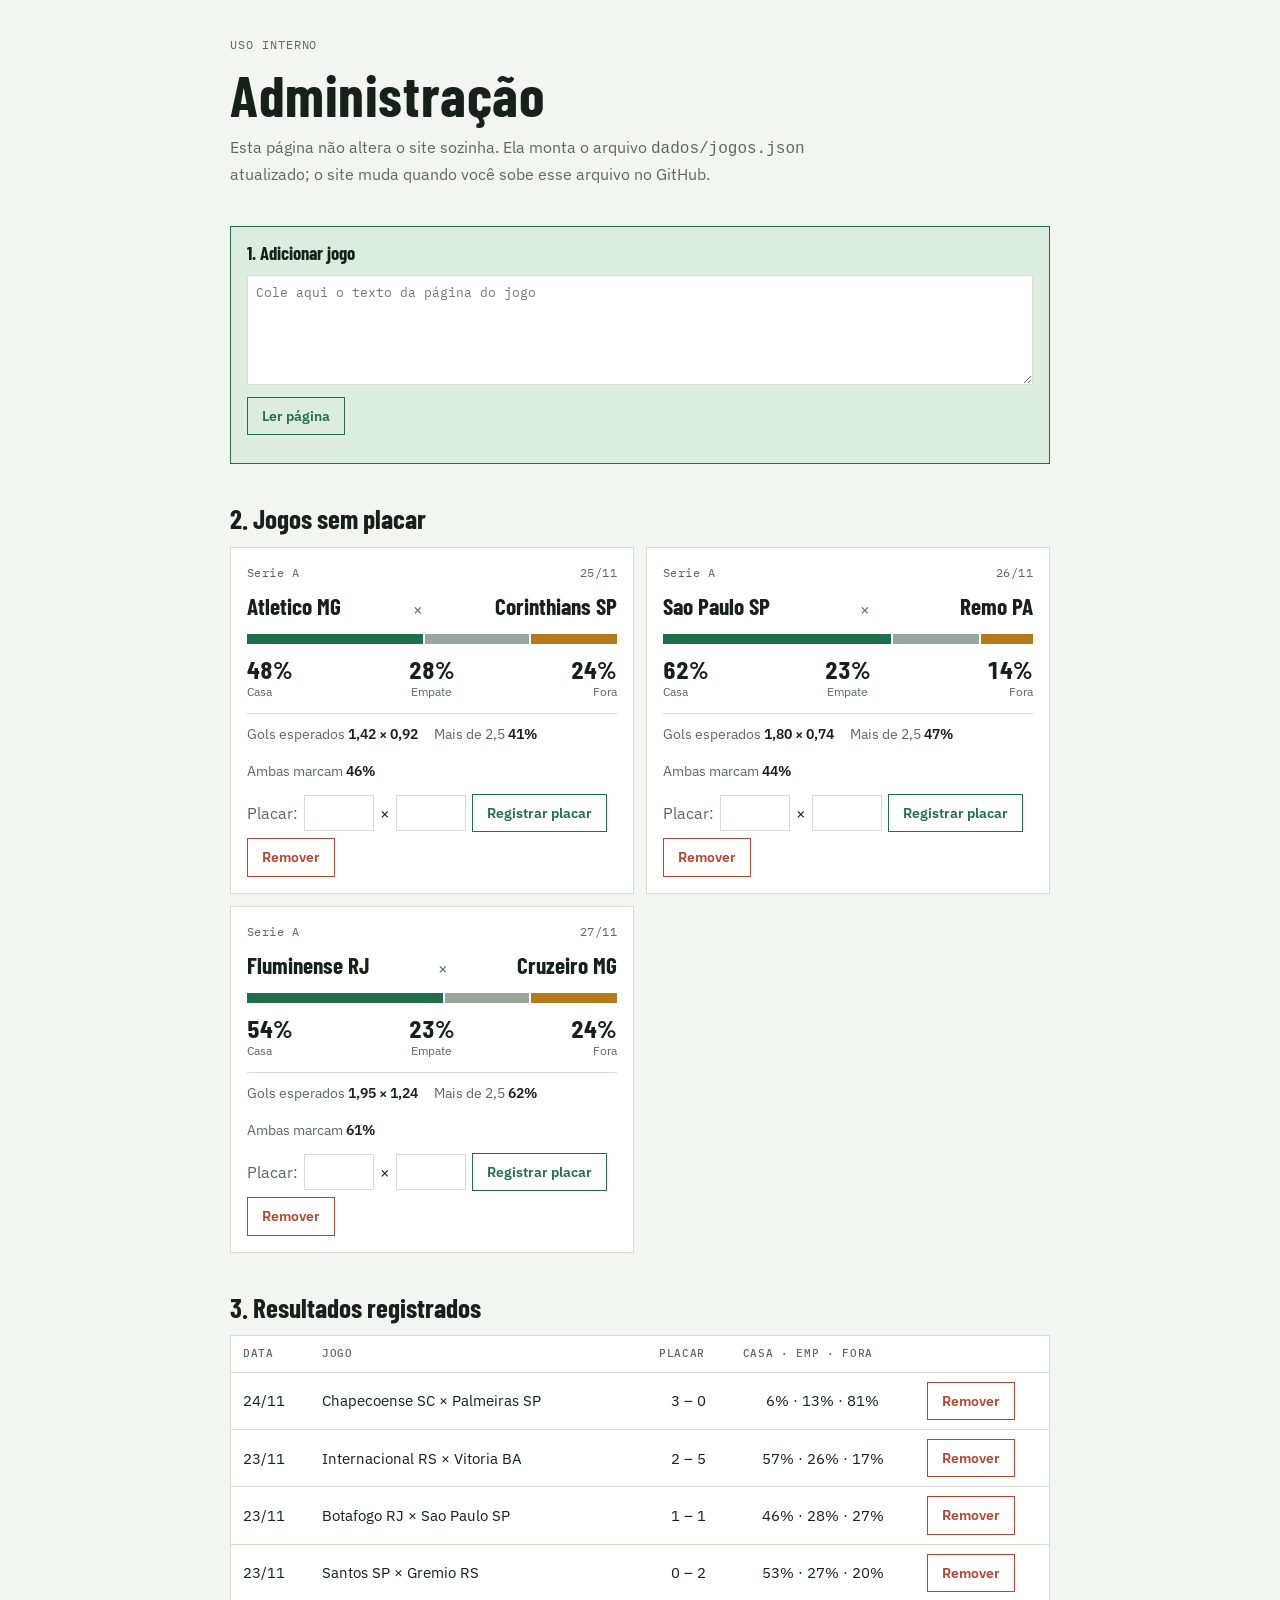
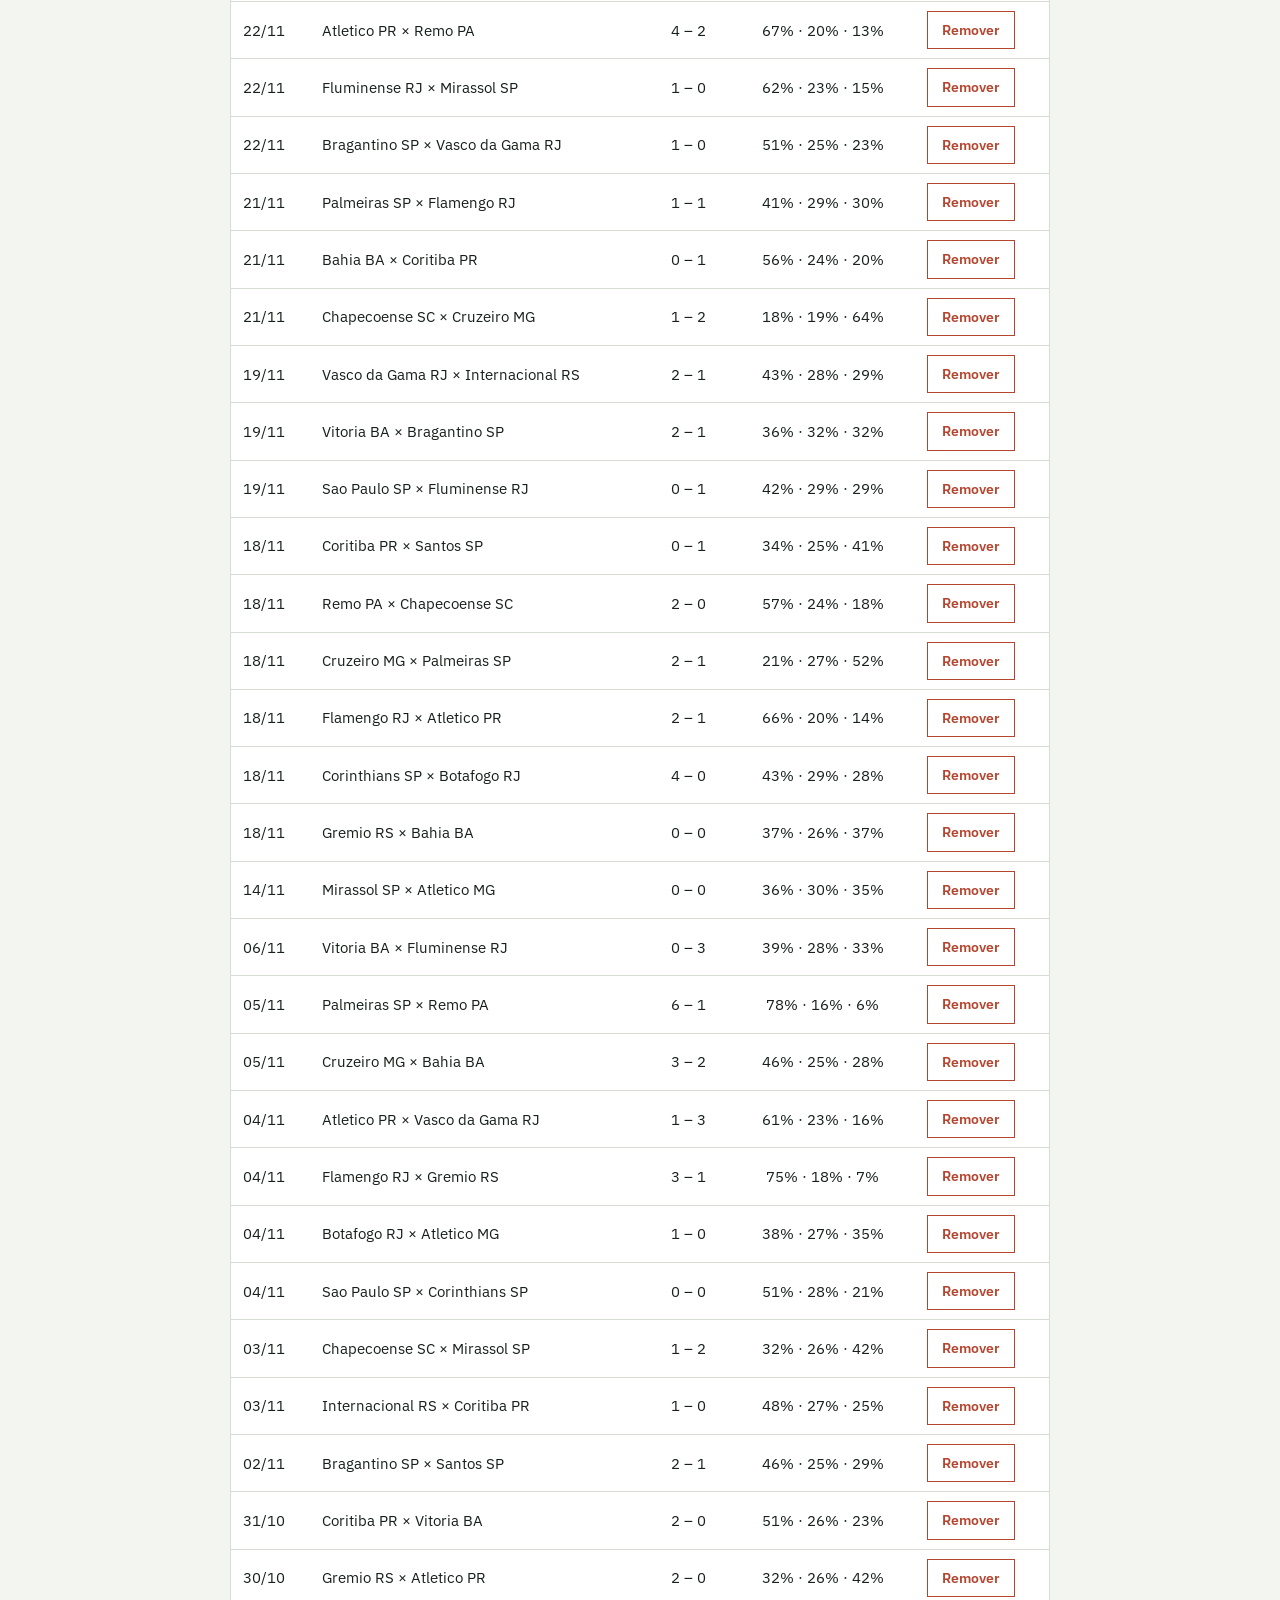
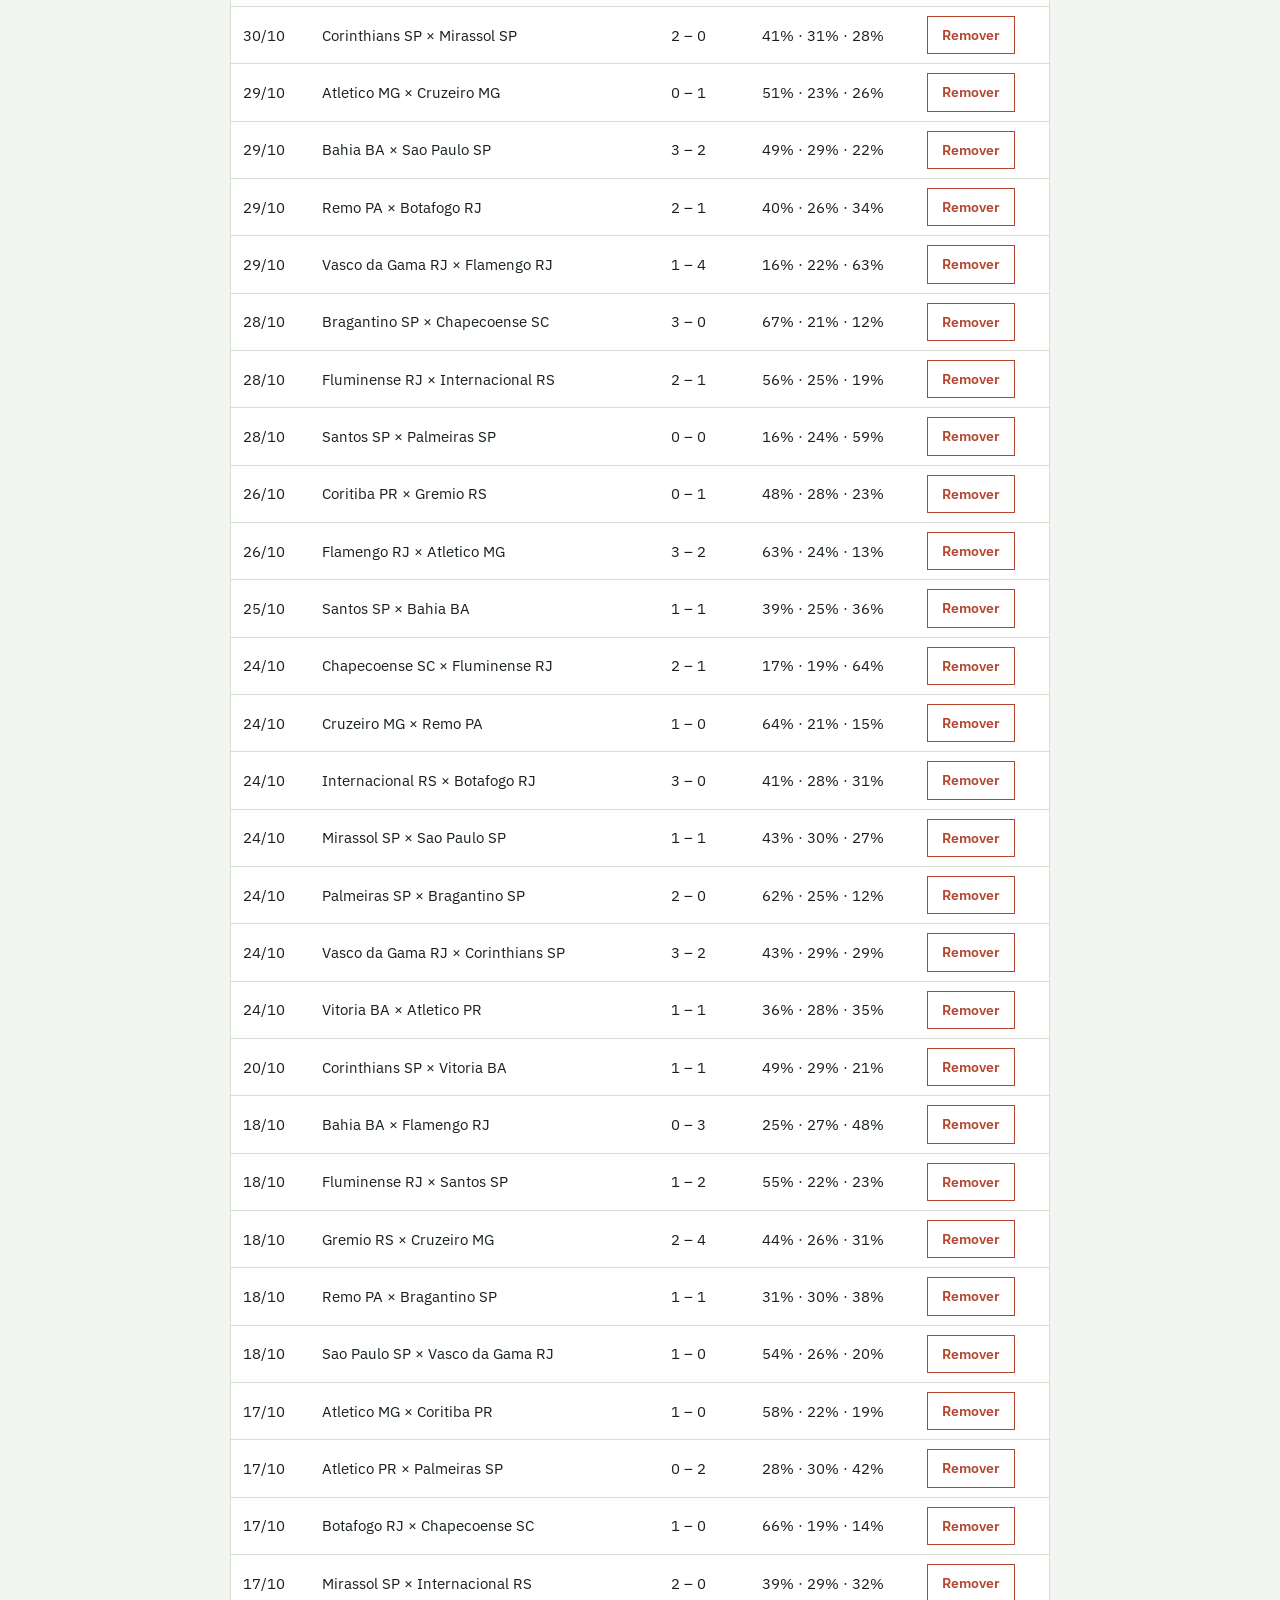
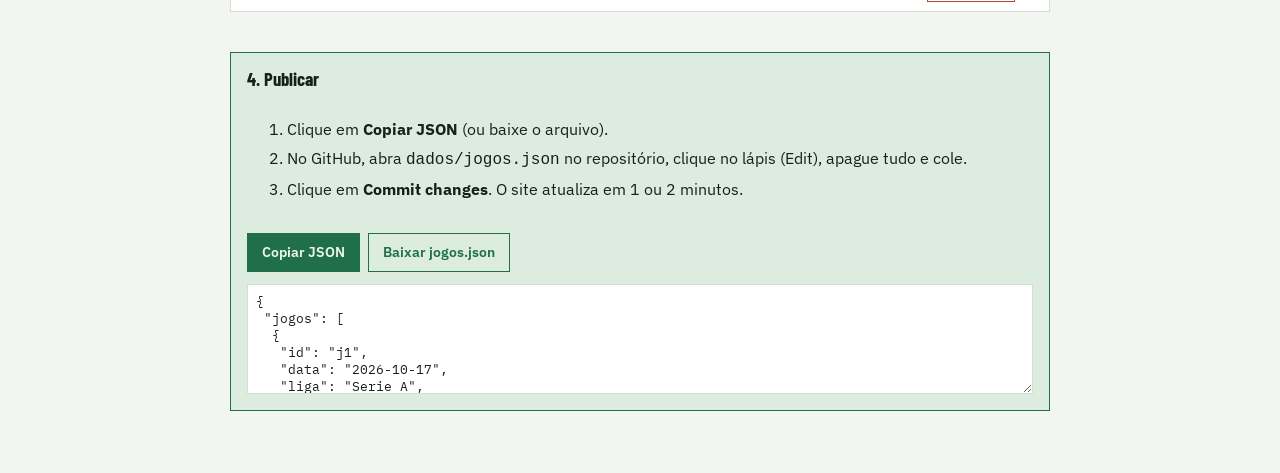
<file: admin.html>
<!doctype html>
<html lang="pt-BR">
<head>
<meta charset="utf-8">
<meta name="viewport" content="width=device-width,initial-scale=1,viewport-fit=cover">
<meta name="robots" content="noindex">
<title>Placar Provável · Administração</title>
<link rel="stylesheet" href="https://fonts.googleapis.com/css2?family=Barlow+Condensed:wght@600;700&family=IBM+Plex+Sans:wght@400;500;600&family=IBM+Plex+Mono:wght@400;500&display=swap">
<link rel="stylesheet" href="estilo.css">
<style>body{margin:0} .passos{counter-reset:p} .passos li{margin-bottom:4px}</style>
</head>
<body>
<div class="wrap">
  <header><span class="eyebrow">Uso interno</span><h1>Administração</h1>
  <p class="muted">Esta página não altera o site sozinha. Ela monta o arquivo <code>dados/jogos.json</code> atualizado; o site muda quando você sobe esse arquivo no GitHub.</p></header>

  <section class="admin">
    <h3>1. Adicionar jogo</h3>
    <textarea id="colar" placeholder="Cole aqui o texto da página do jogo"></textarea>
    <div class="row"><button class="ghost" id="btn-ler">Ler página</button></div>
    <div id="form" hidden>
      <div class="grid" id="campos"></div>
      <div class="row" style="margin-top:10px"><button id="btn-add">Adicionar jogo</button><button class="ghost" id="btn-desc">Descartar</button></div>
    </div>
    <p class="msg" id="msg"></p>
  </section>

  <section>
    <h2>2. Jogos sem placar</h2>
    <div id="pendentes" class="games"></div>
  </section>

  <section>
    <h2>3. Resultados registrados</h2>
    <div id="feitos"></div>
  </section>

  <section class="admin">
    <h3>4. Publicar</h3>
    <ol class="passos">
      <li>Clique em <b>Copiar JSON</b> (ou baixe o arquivo).</li>
      <li>No GitHub, abra <code>dados/jogos.json</code> no repositório, clique no lápis (Edit), apague tudo e cole.</li>
      <li>Clique em <b>Commit changes</b>. O site atualiza em 1 ou 2 minutos.</li>
    </ol>
    <div class="row"><button id="btn-copiar">Copiar JSON</button><button class="ghost" id="btn-baixar">Baixar jogos.json</button><span class="msg" id="msg2"></span></div>
    <textarea id="saida" readonly aria-label="JSON atualizado"></textarea>
  </section>
</div>

<script src="modelo.js"></script>
<script src="comum.js"></script>
<script>
var state = {jogos: []}, rascunho = null;
var CAMPOS = [["data","Data (AAAA-MM-DD)"],["hora","Hora local (opcional)"],["rodada","Rodada (opcional)"],["estadio","Estádio (opcional)"],["cidade","Cidade do estádio (opcional)"],["liga","Liga"],["casa","Mandante"],["fora","Visitante"],["lgH","Gols/jogo mandantes da liga"],["lgA","Gols/jogo visitantes da liga"],
  ["cMarc","Mandante: marca (geral)"],["cSof","Mandante: sofre (geral)"],["cMarcCasa","Mandante: marca em casa"],["cSofCasa","Mandante: sofre em casa"],
  ["fMarc","Visitante: marca (geral)"],["fSof","Visitante: sofre (geral)"],["fMarcFora","Visitante: marca fora"],["fSofFora","Visitante: sofre fora"]];
var $ = function(id){ return document.getElementById(id); };
function msg(t, erro){ $("msg").textContent = t; $("msg").className = "msg" + (erro ? " err" : ""); }

fetch("dados/jogos.json", {cache: "no-store"}).then(function(r){ return r.json(); })
  .then(function(d){ state = d; render(); })
  .catch(function(){ msg("Não carregou dados/jogos.json. Abra esta página pelo endereço do GitHub Pages.", true); render(); });

function render(){
  state.atualizado = new Date().toISOString().slice(0, 10);
  var pend = state.jogos.filter(function(j){ return !jogado(j); }).sort(function(a, b){ return ordData(a, b, 1); });
  var feitos = state.jogos.filter(jogado).sort(function(a, b){ return ordData(a, b, -1); });
  $("pendentes").innerHTML = pend.length ? pend.map(function(j){
    return cartao(j, '<div class="score"><span class="muted">Placar:</span><input id="gc-' + j.id + '" type="number" min="0" aria-label="Gols ' + esc(j.casa) + '"><span>×</span><input id="gf-' + j.id + '" type="number" min="0" aria-label="Gols ' + esc(j.fora) + '">' +
      '<button class="ghost" data-acao="placar" data-id="' + j.id + '">Registrar placar</button><button class="danger" data-acao="remover" data-id="' + j.id + '">Remover</button></div>');
  }).join("") : '<div class="empty">Nenhum jogo aguardando placar.</div>';
  $("feitos").innerHTML = feitos.length ? '<div class="tablewrap"><table><thead><tr><th>Data</th><th>Jogo</th><th class="c">Placar</th><th class="c">Casa · Emp · Fora</th><th></th></tr></thead><tbody>' +
    feitos.map(function(j){ return '<tr><td>' + dataBR(j.data) + '</td><td>' + esc(j.casa) + ' × ' + esc(j.fora) + '</td><td class="c">' + j.gc + ' – ' + j.gf + '</td><td class="c">' + pct(j.p1) + ' · ' + pct(j.px) + ' · ' + pct(j.p2) + '</td><td><button class="danger" data-acao="remover" data-id="' + j.id + '">Remover</button></td></tr>'; }).join("") +
    '</tbody></table></div>' : '<div class="empty">Nenhum resultado ainda.</div>';
  $("saida").value = JSON.stringify(state, null, 1) + "\n";
}

$("btn-ler").addEventListener("click", function(){
  var r = ler($("colar").value); rascunho = r.dados;
  $("campos").innerHTML = CAMPOS.map(function(c){ return '<label for="f-' + c[0] + '">' + c[1] + '<input id="f-' + c[0] + '" value="' + esc(rascunho[c[0]] == null ? "" : rascunho[c[0]]) + '"></label>'; }).join("");
  $("form").hidden = false;
  msg(r.faltando.length ? "Faltou encontrar: " + r.faltando.join(", ") + ". Preencha à mão." : "Página lida. Confira os números e adicione.", r.faltando.length > 0);
});
$("btn-desc").addEventListener("click", function(){ $("form").hidden = true; rascunho = null; msg(""); });
$("btn-add").addEventListener("click", function(){
  var o = {}, num = ["lgH","lgA","cMarc","cSof","cMarcCasa","cSofCasa","fMarc","fSof","fMarcFora","fSofFora"];
  CAMPOS.forEach(function(c){ o[c[0]] = $("f-" + c[0]).value.trim(); });
  var falta = num.filter(function(k){ o[k] = parseFloat(String(o[k]).replace(",", ".")); return !(o[k] > 0); });
  if (!o.casa || !o.fora) falta.push("times");
  if (falta.length){ msg("Faltou preencher: " + falta.join(", ") + ".", true); return; }
  var agora = new Date().toISOString();
  var novo = Object.assign({id: "j" + Date.now().toString(36), data: o.data, liga: o.liga, casa: o.casa, fora: o.fora, gc: null, gf: null}, prever(o));
  if (o.hora) novo.hora = o.hora;
  var rod = parseInt(o.rodada, 10); if (rod > 0) novo.rodada = rod;
  if (rascunho && rascunho.ctx) novo.ctx = rascunho.ctx;
  if (o.estadio) novo.estadio = o.estadio;
  if (o.cidade) novo.cidade = o.cidade;
  novo.registradoEm = agora; novo.atualizadoEm = agora;
  state.jogos.push(novo);
  $("form").hidden = true; $("colar").value = ""; rascunho = null;
  msg(o.casa + " × " + o.fora + " adicionado. Depois de terminar, publique no passo 4.");
  render();
});
document.addEventListener("click", function(ev){
  var b = ev.target.closest("button[data-acao]"); if (!b) return;
  var id = b.dataset.id;
  if (b.dataset.acao === "placar"){
    var gc = $("gc-" + id).value, gf = $("gf-" + id).value;
    if (gc === "" || gf === ""){ msg("Preencha os gols dos dois times.", true); return; }
    var j = state.jogos.find(function(x){ return x.id === id; }); j.gc = parseInt(gc, 10); j.gf = parseInt(gf, 10); j.atualizadoEm = new Date().toISOString();
    msg("Placar registrado: " + j.casa + " " + j.gc + " × " + j.gf + " " + j.fora + ".");
  } else if (b.dataset.acao === "remover"){
    if (b.dataset.confirmar !== "1"){ b.dataset.confirmar = "1"; b.textContent = "Confirmar remoção"; return; }
    state.jogos = state.jogos.filter(function(x){ return x.id !== id; }); msg("Jogo removido.");
  }
  render();
});
$("btn-copiar").addEventListener("click", function(){
  var t = $("saida").value;
  navigator.clipboard.writeText(t).then(function(){ $("msg2").textContent = "Copiado."; })
    .catch(function(){ $("saida").select(); $("msg2").textContent = "Texto selecionado. Use Ctrl+C."; });
});
$("btn-baixar").addEventListener("click", function(){
  var a = document.createElement("a"); a.href = URL.createObjectURL(new Blob([$("saida").value], {type: "application/json"}));
  a.download = "jogos.json"; document.body.appendChild(a); a.click(); a.remove();
});
</script>
</body>
</html>
</file>
<file: estilo.css>
/* Layout: coluna única (~820px). Faixa de desempenho no topo, cartões de jogo com barra 1-X-2, lista de resultados, metodologia. Painel do dono só aparece para quem pode editar. */
:root{
  --bg:#f3f5f1; --surface:#ffffff; --fg:#17201b; --muted:#5a6a61; --line:#d6ddd5;
  --c1:#1f6f4a; --cx:#9aa79f; --c2:#b57a1a; --accent-soft:#dcecdf;
  --ok:#1f6f4a; --bad:#b4452f;
  --display:"Barlow Condensed","Arial Narrow",sans-serif;
  --body:"IBM Plex Sans",system-ui,sans-serif;
  --mono:"IBM Plex Mono",ui-monospace,monospace;
}
@media (prefers-color-scheme: dark){:root:not([data-theme="light"]){
  --bg:#111714; --surface:#19211d; --fg:#e3eae5; --muted:#97a69d; --line:#2c3832;
  --c1:#56bd88; --cx:#5f6c65; --c2:#dca546; --accent-soft:#1d3428; --ok:#56bd88; --bad:#e2795f; color-scheme:dark}}
:root[data-theme="dark"]{
  --bg:#111714; --surface:#19211d; --fg:#e3eae5; --muted:#97a69d; --line:#2c3832;
  --c1:#56bd88; --cx:#5f6c65; --c2:#dca546; --accent-soft:#1d3428; --ok:#56bd88; --bad:#e2795f; color-scheme:dark}
body{background:var(--bg);color:var(--fg);font-family:var(--body);font-size:16px;line-height:1.55}
.wrap{max-width:820px;margin:0 auto;padding-block:36px 64px;padding-left:max(16px,env(safe-area-inset-left,0px));padding-right:max(16px,env(safe-area-inset-right,0px));display:flex;flex-direction:column;gap:40px}
h1,h2,h3{font-family:var(--display);font-weight:700;margin:0;line-height:1.05;text-wrap:balance}
h1{font-size:clamp(2.6rem,8vw,3.6rem);letter-spacing:.01em}
h2{font-size:1.7rem}
p{margin:0;max-width:65ch}
.eyebrow{font-family:var(--mono);font-size:.74rem;letter-spacing:.08em;text-transform:uppercase;color:var(--muted)}
.muted{color:var(--muted)}
header{display:flex;flex-direction:column;gap:10px}
section{display:flex;flex-direction:column;gap:14px}
.stats{display:grid;grid-template-columns:repeat(auto-fit,minmax(150px,1fr));gap:1px;background:var(--line);border:1px solid var(--line)}
.stat{background:var(--surface);padding:14px 16px;display:flex;flex-direction:column;gap:2px}
.stat b{font-family:var(--display);font-size:2.1rem;line-height:1;font-variant-numeric:tabular-nums}
.stat span{font-size:.85rem;color:var(--muted)}
.games{display:grid;grid-template-columns:repeat(auto-fit,minmax(min(100%,360px),1fr));gap:12px}
.game{background:var(--surface);border:1px solid var(--line);padding:16px;display:flex;flex-direction:column;gap:12px;min-width:0}
.teams{display:flex;justify-content:space-between;gap:12px;align-items:baseline}
.teams strong{font-family:var(--display);font-size:1.45rem;line-height:1.1}
.teams .r{text-align:right}
.meta{display:flex;justify-content:space-between;font-family:var(--mono);font-size:.74rem;color:var(--muted);letter-spacing:.04em}
.bar{display:flex;height:10px;gap:2px}
.bar i{display:block;height:100%}
.bar .s1{background:var(--c1)} .bar .sx{background:var(--cx)} .bar .s2{background:var(--c2)}
.pcts{display:grid;grid-template-columns:repeat(3,1fr);font-variant-numeric:tabular-nums}
.pcts div{display:flex;flex-direction:column}
.pcts div:nth-child(2){text-align:center} .pcts div:nth-child(3){text-align:right}
.pcts b{font-family:var(--display);font-size:1.6rem;line-height:1}
.pcts span{font-size:.78rem;color:var(--muted)}
.extra{display:flex;gap:16px;flex-wrap:wrap;font-size:.85rem;color:var(--muted);border-top:1px solid var(--line);padding-top:10px}
.extra b{color:var(--fg);font-weight:600;font-variant-numeric:tabular-nums}
.tablewrap{overflow-x:auto;border:1px solid var(--line);background:var(--surface)}
table{border-collapse:collapse;width:100%;font-variant-numeric:tabular-nums;font-size:.93rem}
th,td{text-align:left;padding:9px 12px;border-bottom:1px solid var(--line);white-space:nowrap}
tr:last-child td{border-bottom:0}
th{font-family:var(--mono);font-size:.7rem;letter-spacing:.06em;text-transform:uppercase;color:var(--muted);font-weight:500}
td.c{text-align:center}
.pill{display:inline-block;font-family:var(--mono);font-size:.72rem;padding:2px 8px;border:1px solid currentColor}
.pill.ok{color:var(--ok)} .pill.bad{color:var(--bad)}
.empty{border:1px dashed var(--line);padding:20px;color:var(--muted)}
ul{margin:0;padding-left:1.2em;display:flex;flex-direction:column;gap:6px;max-width:65ch}
.aviso{font-size:.88rem;color:var(--muted);border-top:1px solid var(--line);padding-top:16px}
/* painel do dono */
.admin{border:1px solid var(--c1);background:var(--accent-soft);padding:16px;display:flex;flex-direction:column;gap:12px}
.admin textarea{width:100%;min-height:110px;font-family:var(--mono);font-size:.8rem;background:var(--surface);color:var(--fg);border:1px solid var(--line);padding:8px;box-sizing:border-box}
.grid{display:grid;grid-template-columns:repeat(auto-fit,minmax(140px,1fr));gap:8px}
.grid label{display:flex;flex-direction:column;gap:3px;font-size:.78rem;color:var(--muted)}
.grid input,.score input{background:var(--surface);color:var(--fg);border:1px solid var(--line);padding:6px 8px;font:inherit;font-size:.9rem;min-width:0}
.score{display:flex;gap:6px;align-items:center;flex-wrap:wrap}
.score input{width:52px}
button{font:inherit;font-size:.9rem;font-weight:600;padding:7px 14px;border:1px solid var(--c1);background:var(--c1);color:var(--bg);cursor:pointer}
button.ghost{background:transparent;color:var(--c1)}
button.danger{background:transparent;color:var(--bad);border-color:var(--bad)}
button:disabled{opacity:.5;cursor:default}
button:focus-visible,input:focus-visible,textarea:focus-visible{outline:2px solid var(--c2);outline-offset:2px}
.row{display:flex;gap:8px;flex-wrap:wrap;align-items:center}
.msg{font-size:.88rem}
.msg.err{color:var(--bad)}

/* ---------- páginas estáticas ---------- */
body{margin:0}
a{color:var(--c1);text-underline-offset:2px}
a:focus-visible{outline:2px solid var(--c2);outline-offset:2px}
.topo{display:flex;justify-content:space-between;align-items:baseline;gap:16px;flex-wrap:wrap;border-bottom:1px solid var(--line);padding-bottom:12px}
.topo .marca{font-family:var(--display);font-weight:700;font-size:1.3rem;color:var(--fg);text-decoration:none}
.topo span{display:flex;gap:18px;font-size:.92rem}
.topo span a{color:var(--muted);text-decoration:none}
.topo span a:hover{color:var(--fg)}
.artigo{display:flex;flex-direction:column;gap:28px}
.artigo header{display:flex;flex-direction:column;gap:10px}
.artigo section{gap:10px}
.nota{font-size:.88rem}
.destaque{padding:12px 14px;background:var(--surface);border-left:3px solid var(--line)}
.destaque.ok{border-left-color:var(--ok)}
.destaque.bad{border-left-color:var(--bad)}
.games.solo{grid-template-columns:1fr;max-width:480px}
.cardlink{display:block;color:inherit;text-decoration:none}
.cardlink .game{height:100%;box-sizing:border-box;transition:border-color .15s}
.cardlink:hover .game,.cardlink:focus-visible .game{border-color:var(--c1)}
.aviso p{max-width:65ch}
@media (prefers-reduced-motion: reduce){.cardlink .game{transition:none}}
.topo span a[aria-current="page"]{color:var(--fg);text-decoration:underline;text-underline-offset:6px;text-decoration-color:var(--c1)}

/* ---------- SEO: migalhas, forma recente, listas ---------- */
.migalhas ol{list-style:none;margin:0;padding:0;display:flex;flex-wrap:wrap;gap:6px;font-size:.82rem;color:var(--muted)}
.migalhas li+li::before{content:"›";margin-right:6px;color:var(--muted)}
.migalhas a{color:var(--muted)}
.migalhas li[aria-current]{color:var(--fg)}
.forma{display:inline-flex;gap:4px;vertical-align:middle}
.forma i{font-style:normal;font-family:var(--mono);font-size:.75rem;font-weight:500;width:22px;height:22px;display:inline-grid;place-items:center;color:var(--bg)}
.forma .rV{background:var(--ok)} .forma .rE{background:var(--cx)} .forma .rD{background:var(--bad)}
.pill.neutro{color:var(--muted)}
.lista-links{list-style:none;margin:0;padding:0;display:flex;flex-wrap:wrap;gap:8px 18px}
.relacionados{font-size:.92rem;color:var(--muted)}
.lista-links{flex-direction:row;max-width:none}
.grade-times{list-style:none;margin:0;padding:0;display:grid;grid-template-columns:repeat(auto-fill,minmax(165px,1fr));gap:8px;max-width:none}
.grade-times a{display:grid;grid-template-columns:auto 1fr;column-gap:10px;align-content:center;min-height:52px;box-sizing:border-box;padding:10px 12px;background:var(--surface);border:1px solid var(--line);border-left:3px solid var(--line);color:var(--fg);text-decoration:none;min-width:0;transition:border-color .15s}
.grade-times a:hover,.grade-times a:focus-visible{border-color:var(--c1)}
.grade-times a.g4{border-left-color:var(--ok)}
.grade-times a.z4{border-left-color:var(--bad)}
.grade-times .pos{grid-row:1 / span 2;font-family:var(--display);font-size:1.5rem;font-weight:700;color:var(--muted);min-width:2ch;text-align:right;font-variant-numeric:tabular-nums}
.grade-times .nome,.grade-times .info{grid-column:2}
.grade-times .nome{font-family:var(--display);font-weight:700;font-size:1.15rem;line-height:1.1;overflow:hidden;text-overflow:ellipsis;white-space:nowrap}
.grade-times .info{font-size:.78rem;color:var(--muted);overflow:hidden;text-overflow:ellipsis;white-space:nowrap}
.grade-times .info:empty{display:none}
@media (prefers-reduced-motion: reduce){.grade-times a{transition:none}}
.grade-times li{display:flex}.grade-times a{flex:1}
.grupo-rodada{display:flex;flex-direction:column;gap:10px}
.grupo-rodada+.grupo-rodada{margin-top:18px}
.grupo-topo{display:flex;justify-content:space-between;align-items:baseline;gap:12px;flex-wrap:wrap}
.grupo-rodada h3{font-size:1.3rem}
.grupo-rodada h3 a{color:var(--fg);text-decoration:none}
.grupo-rodada h3 a:hover{color:var(--c1)}
.ver-rodada{font-size:.9rem}
.grade-rodadas{grid-template-columns:repeat(auto-fill,minmax(240px,1fr))}
.grade-times a.aberta{border-left-color:var(--c2)}
.grade-rodadas .nome small{font-family:var(--body);font-weight:400;font-size:.78rem;color:var(--muted);margin-left:4px}
.grade-rodadas .info{white-space:normal}
.grade-rodadas .estado{color:var(--fg)}
.grade-rodadas a.aberta .estado{color:var(--c2)}

/* ---------- idioma ---------- */
.topo{align-items:center}
.topo .menu{margin-left:auto}
.idioma{display:inline-flex;border:1px solid var(--line);border-radius:999px;padding:2px;gap:2px;background:var(--surface)}
.idioma a{font-family:var(--mono);font-size:.75rem;font-weight:500;letter-spacing:.06em;padding:4px 10px;border-radius:999px;color:var(--muted);text-decoration:none;line-height:1.2}
.idioma a:hover{color:var(--fg)}
.idioma a[aria-current]{background:var(--c1);color:var(--bg)}
.aviso-idioma{display:flex;align-items:center;gap:12px;flex-wrap:wrap;padding:10px 14px;background:var(--surface);border:1px solid var(--line);border-left:3px solid var(--c1);font-size:.92rem}
.aviso-idioma[hidden]{display:none}
.aviso-idioma a{font-weight:600}
.aviso-idioma button{margin-left:auto;background:none;border:0;color:var(--muted);font-size:1.3rem;line-height:1;cursor:pointer;padding:2px 6px}
.aviso-idioma button:hover{color:var(--fg)}
@media (max-width:520px){
  .topo{display:grid;grid-template-columns:1fr auto;row-gap:10px}
  .topo .menu{grid-column:1 / -1;grid-row:2;margin-left:0;gap:16px}
  .topo .idioma{grid-column:2;grid-row:1}
}
</file>
